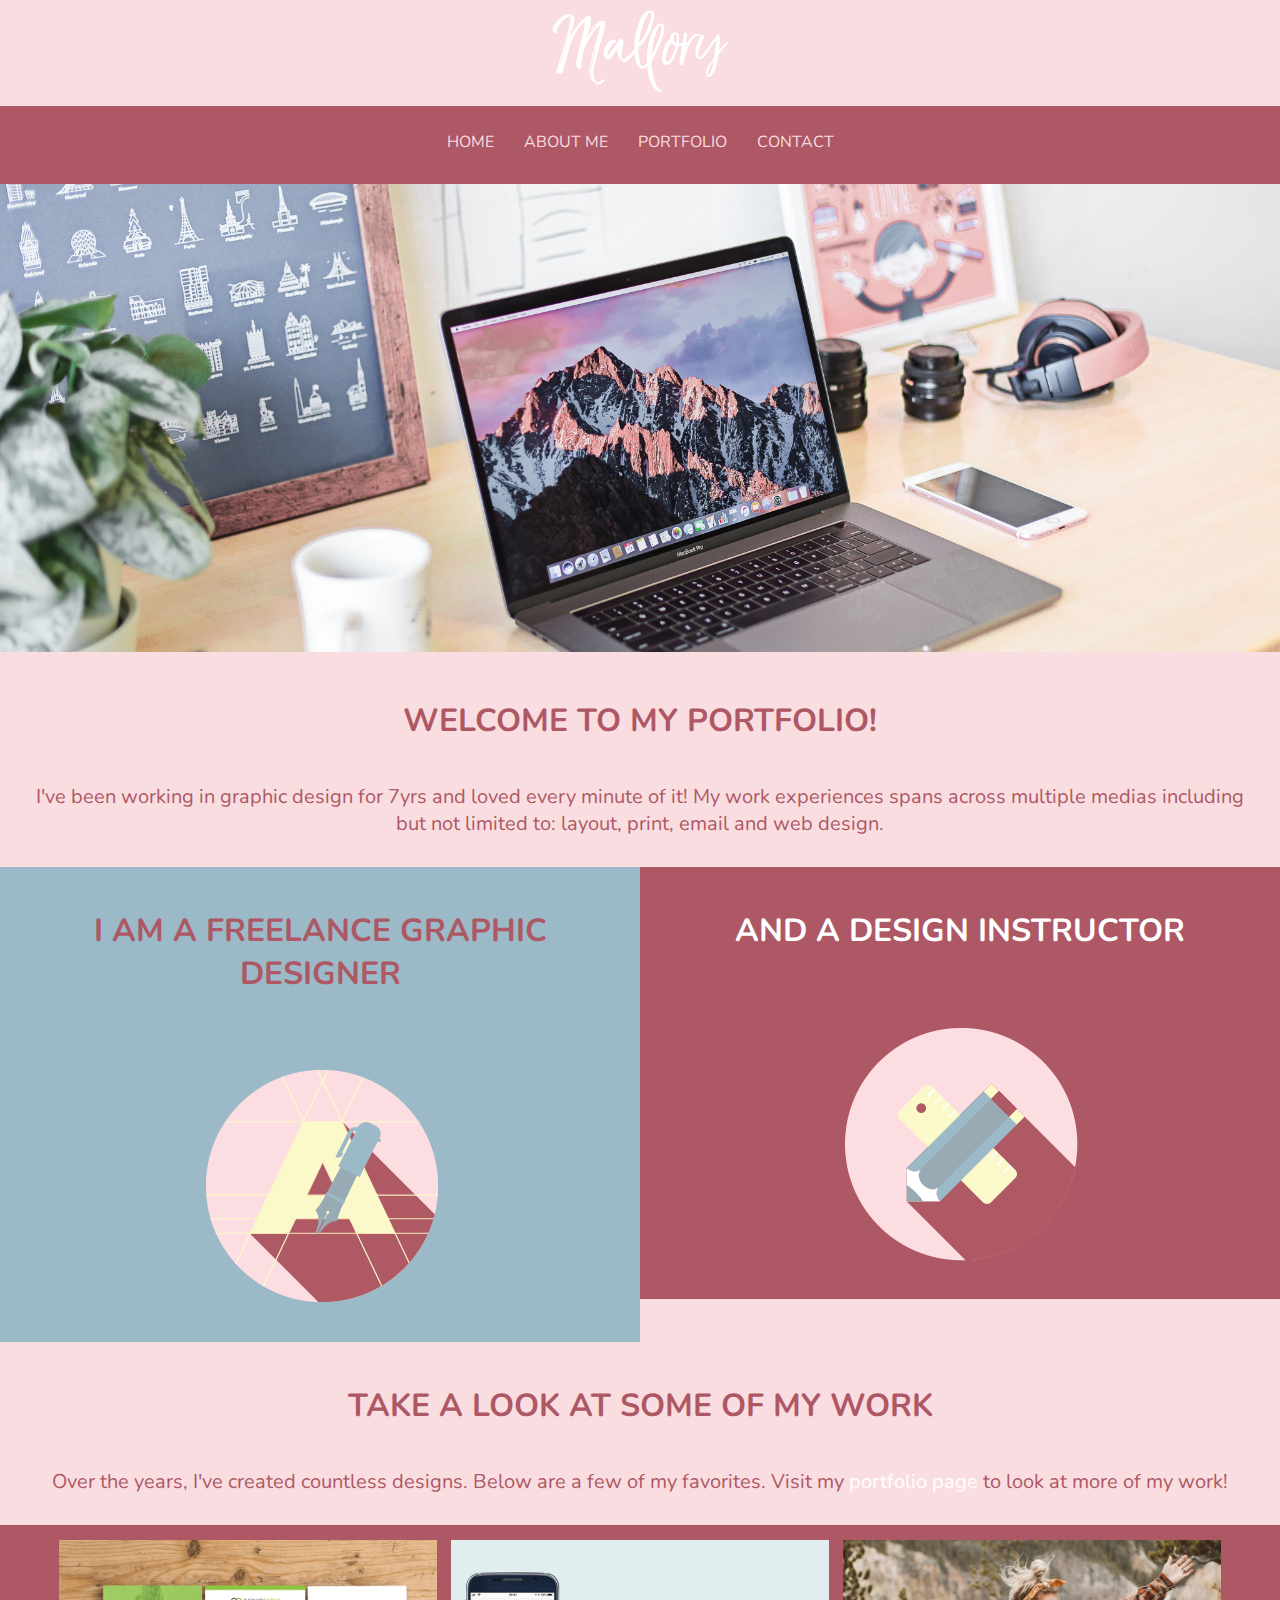
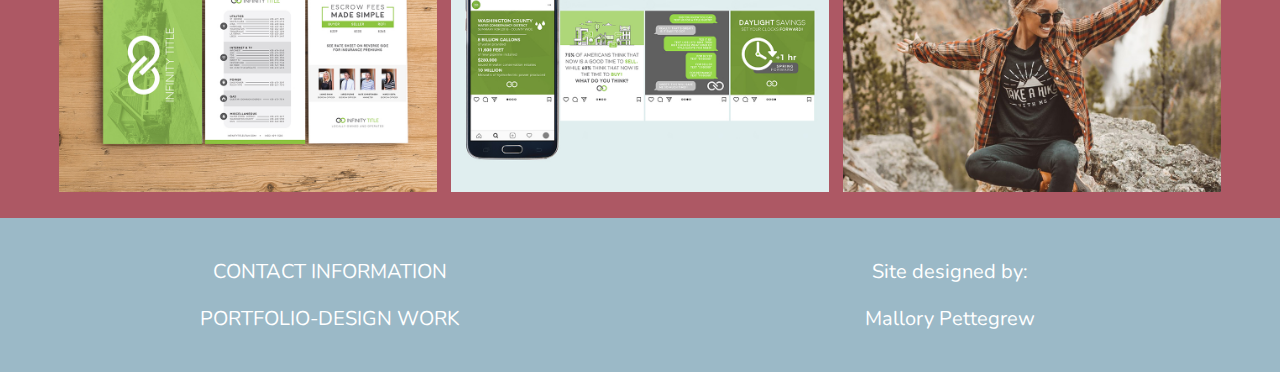
<file: index.html>
<!DOCTYPE html>
<html>
<head>
    <title>Mallory's Design Portfolio</title>
    <meta charset="UTF-8">
    <meta name="description" content="Beautiful graphic designs">
    <meta name="keywords" content="graphic, design, freelance, photography">
    <link rel="stylesheet" type="text/css" href="css/stylesheet.css">
    <link href="https://fonts.googleapis.com/css?family=Nunito&display=swap" rel="stylesheet">
    <meta name="viewport" content="width=device-width, initial-scale=1.0">
</head>
<body>
    <img src="img/mallory-01.png" alt="logo">
    <nav>
    <ul>
        <li><a href="contact.html">CONTACT</a></li>
        <li><a href="portfolio.html">PORTFOLIO</a></li>
        <li><a href="about.html">ABOUT ME</a></li>
        <li><a href="index.html">HOME</a></li>
        </ul>
    </nav>
    <img src="img/header.png" alt="header" style="max-width:100%">
    <h1>WELCOME TO MY PORTFOLIO!</h1>
    <p id="intro">I've been working in graphic design for 7yrs and loved every minute of it! My work experiences spans across multiple medias including but not limited to: layout, print, email and web design.</p>
    <div class="row">
        <div class="column">
            <h1>I AM A FREELANCE GRAPHIC DESIGNER</h1>
            <img src="img/columnicons-02.png" style="max-width:300px">
        </div>
        
        <div class="column2">
            <h1 class="header1">AND A DESIGN INSTRUCTOR</h1>
            <img src="img/columnicons-01.png" style="max-width:300px">
        </div>
    </div>
    <h1>TAKE A LOOK AT SOME OF MY WORK</h1>
    <p id="intro2">Over the years, I've created countless designs. Below are a few of my favorites. Visit my <a href="portfolio.html">portfolio page</a> to look at more of my work!</p>
    <div id="container">

        <div class="gallery">
        <a href="img/portfolio-1.jpg" target="_blank"><img src="img/portfolio-1.jpg" alt="portfolio" width="900px" height="600px"></a></div>

        <div class="gallery">
        <a href="img/portfolio-2.jpg" target="_blank"><img src="img/portfolio-2.jpg" alt="portfolio" width="900px" height="600px"></a></div>

        <div class="gallery">
        <a href="img/portfolio-3.jpg" target="_blank"><img src="img/portfolio-3.jpg" alt="portfolio" width="900px" height="600px"></a></div>  

    </div>
    <footer>
        <div class="row">
        <div class="column">
        <p>CONTACT INFORMATION</p>
        <p><a href="portfolio.html">PORTFOLIO-DESIGN WORK</a></p>
        </div>
        <div class="column">
        <p>Site designed by:</p> 
        <p>Mallory Pettegrew</p>
        </div>
        </div>
    </footer>    
</body>
</html>
</file>
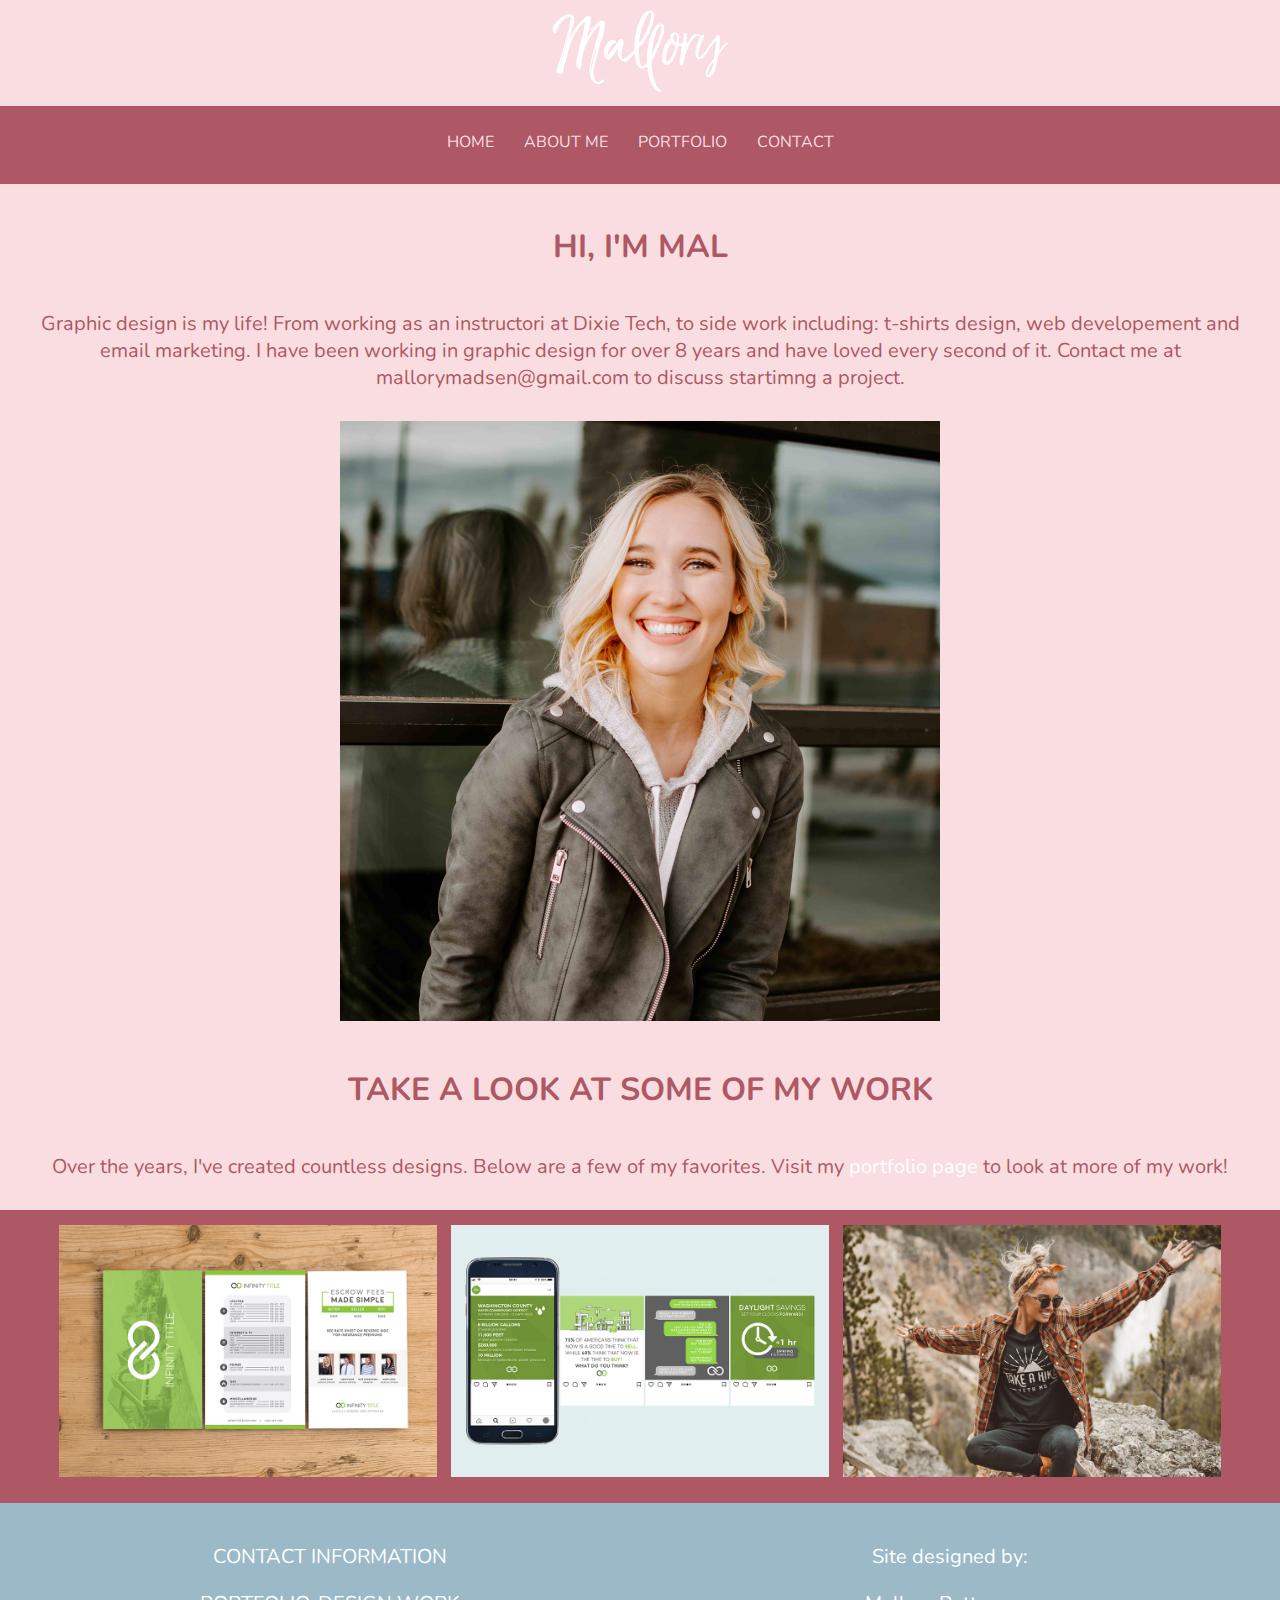
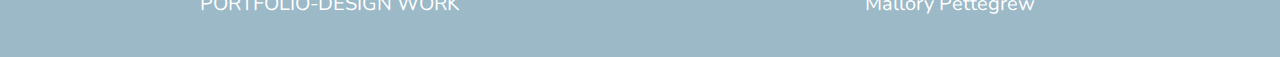
<file: about.html>
<!DOCTYPE html>
<html>
<head>
    <title>Mallory's Design Portfolio</title>
    <meta charset="UTF-8">
    <meta name="description" content="Beautiful graphic designs">
    <meta name="keywords" content="graphic, design, freelance, photography">
    <link rel="stylesheet" type="text/css" href="css/stylesheet.css">
    <link href="https://fonts.googleapis.com/css?family=Nunito&display=swap" rel="stylesheet">
    <meta name="viewport" content="width=device-width, initial-scale=1.0">
</head>
<body>
    <img src="img/mallory-01.png" alt="logo">
    <nav>
    <ul>
        <li><a href="contact.html">CONTACT</a></li>
        <li><a href="portfolio.html">PORTFOLIO</a></li>
        <li><a href="about.html">ABOUT ME</a></li>
        <li><a href="index.html">HOME</a></li>
        </ul>
    </nav>

    <h1>HI, I'M MAL</h1>
<p id="intro">Graphic design is my life! From working as an instructori at Dixie Tech, to side work including: t-shirts design, web developement and email marketing. I have been working in graphic design for over 8 years and have loved every second of it. Contact me at mallorymadsen@gmail.com to discuss startimng a project.</p>
<img id="aboutpic" src="img/aboutpic.jpg" alt="aboutme" width="100%">

    <h1>TAKE A LOOK AT SOME OF MY WORK</h1>
    <p id="intro2">Over the years, I've created countless designs. Below are a few of my favorites. Visit my <a href="portfolio.html">portfolio page</a> to look at more of my work!</p>

    <div id="container">

        <div class="gallery">
        <a href="img/portfolio-1.jpg" target="_blank"><img src="img/portfolio-1.jpg" alt="portfolio" width="900px" height="600px"></a></div>

        <div class="gallery">
        <a href="img/portfolio-2.jpg" target="_blank"><img src="img/portfolio-2.jpg" alt="portfolio" width="900px" height="600px"></a></div>

        <div class="gallery">
        <a href="img/portfolio-3.jpg" target="_blank"><img src="img/portfolio-3.jpg" alt="portfolio" width="900px" height="600px"></a></div>  

    </div>
    <footer>
        <div class="row">
        <div class="column">
        <p>CONTACT INFORMATION</p>
        <p><a href="portfolio.html">PORTFOLIO-DESIGN WORK</a></p>
        </div>
        <div class="column">
        <p>Site designed by:</p> 
        <p>Mallory Pettegrew</p>
        </div>
        </div>
    </footer>    
</body>
</html>
</file>
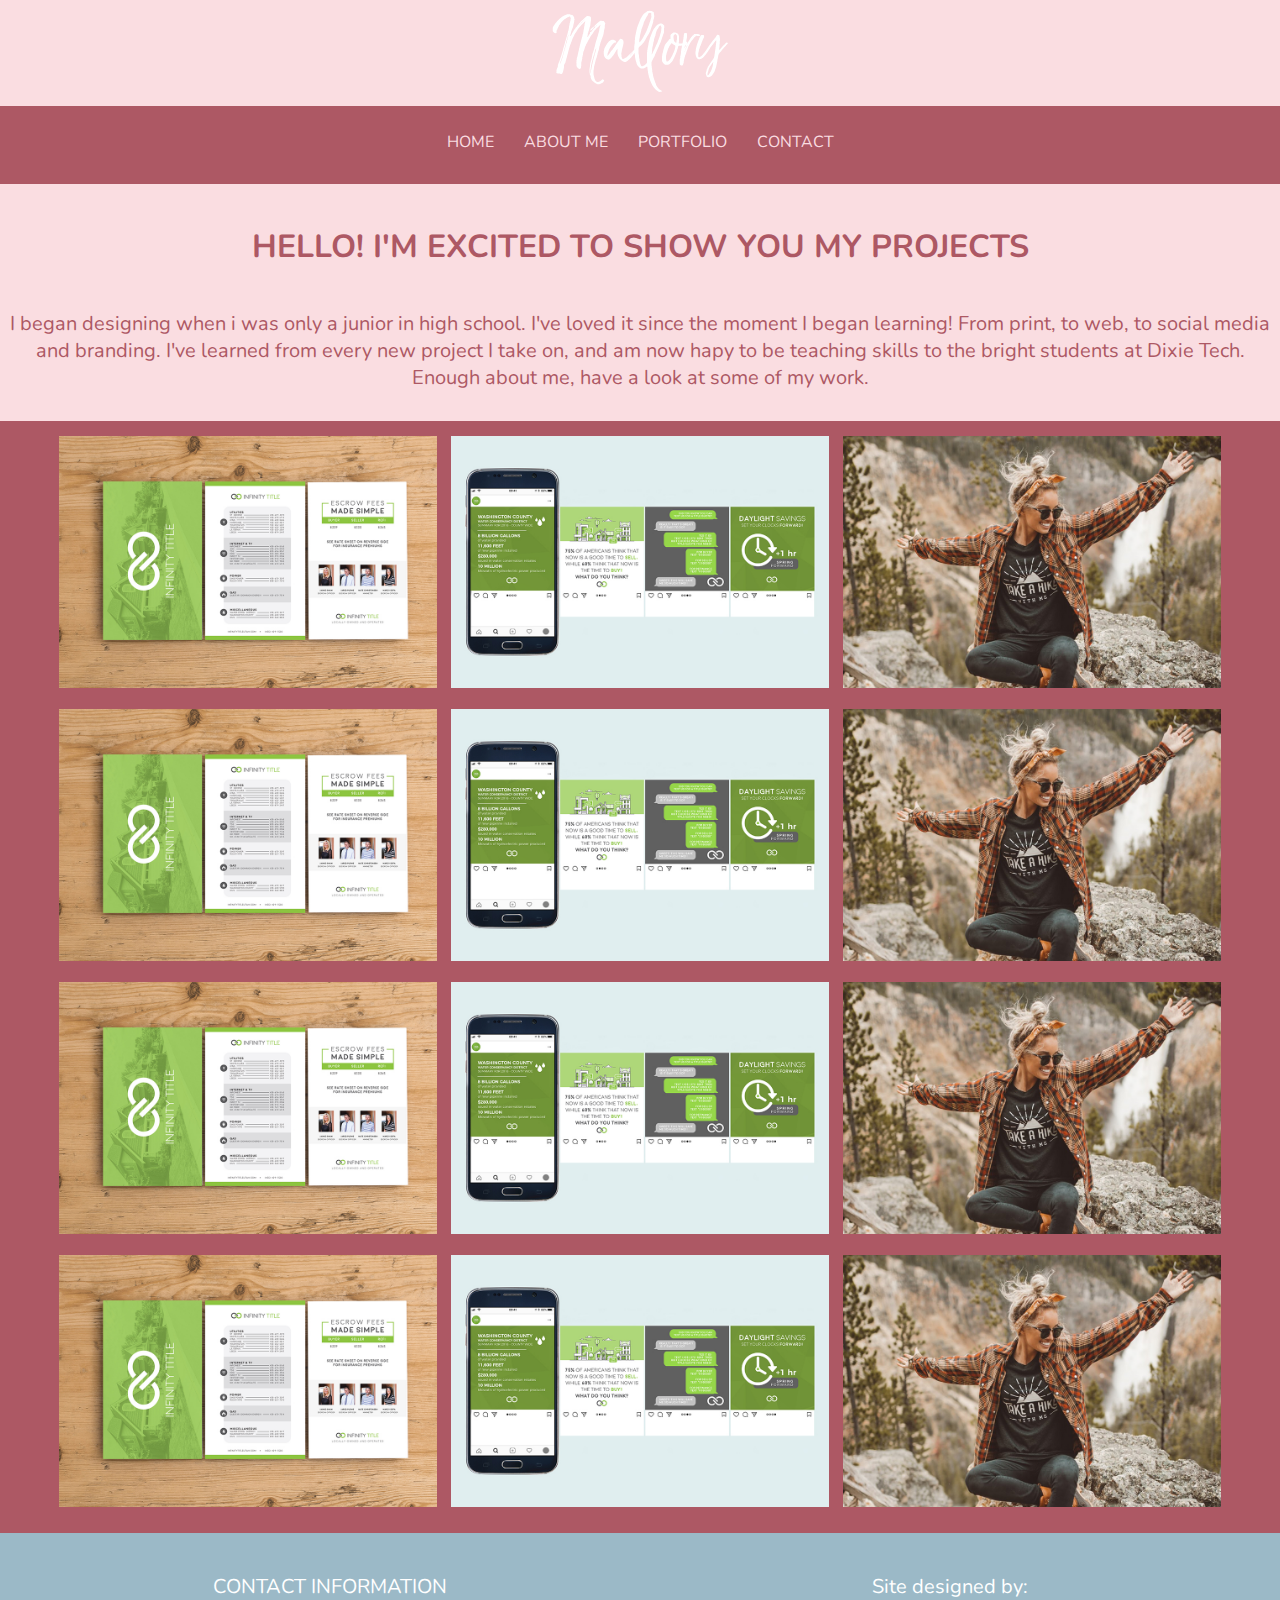
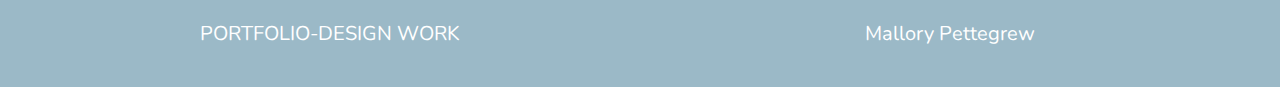
<file: portfolio.html>
<!DOCTYPE html>
<html>
<head>
    <title>Mallory's Design Portfolio</title>
    <meta charset="UTF-8">
    <meta name="description" content="Beautiful graphic designs">
    <meta name="keywords" content="graphic, design, freelance, photography">
    <link rel="stylesheet" type="text/css" href="css/stylesheet.css">
    <link href="https://fonts.googleapis.com/css?family=Nunito&display=swap" rel="stylesheet">
    <meta name="viewport" content="width=device-width, initial-scale=1.0">
</head>
<body>
    <img src="img/mallory-01.png" alt="logo">
    <nav>
    <ul>
        <li><a href="contact.html">CONTACT</a></li>
        <li><a href="portfolio.html">PORTFOLIO</a></li>
        <li><a href="about.html">ABOUT ME</a></li>
        <li><a href="index.html">HOME</a></li>
        </ul>
    </nav>

    <h1>HELLO! I'M EXCITED TO SHOW YOU MY PROJECTS</h1>
    <p id="intro2">I began designing when i was only a junior in high school. I've loved it since the moment I began learning! From print, to web, to social media and branding. I've learned from every new project I take on, and am now hapy to be teaching skills to the bright students at Dixie Tech. Enough about me, have a look at some of my work.</p>

    <div id="container">

        <div class="gallery">
        <a href="img/portfolio-1.jpg" target="_blank"><img src="img/portfolio-1.jpg" alt="portfolio" width="900px" height="600px"></a></div>

        <div class="gallery">
        <a href="img/portfolio-2.jpg" target="_blank"><img src="img/portfolio-2.jpg" alt="portfolio" width="900px" height="600px"></a></div>

        <div class="gallery">
        <a href="img/portfolio-3.jpg" target="_blank"><img src="img/portfolio-3.jpg" alt="portfolio" width="900px" height="600px"></a></div>  

        <div class="gallery">
        <a href="img/portfolio-1.jpg" target="_blank"><img src="img/portfolio-1.jpg" alt="portfolio" width="900px" height="600px"></a></div>

        <div class="gallery">
        <a href="img/portfolio-2.jpg" target="_blank"><img src="img/portfolio-2.jpg" alt="portfolio" width="900px" height="600px"></a></div>

        <div class="gallery">
        <a href="img/portfolio-3.jpg" target="_blank"><img src="img/portfolio-3.jpg" alt="portfolio" width="900px" height="600px"></a></div> 

        <div class="gallery">
        <a href="img/portfolio-1.jpg" target="_blank"><img src="img/portfolio-1.jpg" alt="portfolio" width="900px" height="600px"></a></div>

        <div class="gallery">
        <a href="img/portfolio-2.jpg" target="_blank"><img src="img/portfolio-2.jpg" alt="portfolio" width="900px" height="600px"></a></div>

        <div class="gallery">
        <a href="img/portfolio-3.jpg" target="_blank"><img src="img/portfolio-3.jpg" alt="portfolio" width="900px" height="600px"></a></div> 

        <div class="gallery">
        <a href="img/portfolio-1.jpg" target="_blank"><img src="img/portfolio-1.jpg" alt="portfolio" width="900px" height="600px"></a></div>

        <div class="gallery">
        <a href="img/portfolio-2.jpg" target="_blank"><img src="img/portfolio-2.jpg" alt="portfolio" width="900px" height="600px"></a></div>

        <div class="gallery">
        <a href="img/portfolio-3.jpg" target="_blank"><img src="img/portfolio-3.jpg" alt="portfolio" width="900px" height="600px"></a></div> 

    </div>
    <footer>
        <div class="row">
        <div class="column">
        <p>CONTACT INFORMATION</p>
        <p><a href="portfolio.html">PORTFOLIO-DESIGN WORK</a></p>
        </div>
        <div class="column">
        <p>Site designed by:</p> 
        <p>Mallory Pettegrew</p>
        </div>
        </div>
    </footer>    
</body>
</html>
</file>
<file: css/stylesheet.css>
body{
	background-color:#fadde1;
	margin:0 auto;
	padding:0;
	text-align:center;
	color:#ffffff;
	font-family:"Nunito", sans-serif;
}

h1{
	color:#ad5864;
	padding:20px;
}

p{
	font-size:125%;
}

nav{
	background-color:#ad5864;
}

ul{
	display:inline-block;
	list-style-type:none;
	margin: 0 auto;
	padding: 10px;
	width:auto;
}

li{
	float:right;
}

li a{
	display:block;
	color:#fadde1;
	text-align:center;
	padding:15px;
	text-decoration:none;
}

li a:hover{
	background-color:#9bb9c7;
}

p#intro{
	color:#ad5864;
	padding: 0px 30px 10px 30px;
}

p#intro2{
	color:#ad5864;
	padding: 0px 10px 10px 10px;
}

#intro2 a{text-decoration:none;}

p a{color:#ffffff;}

.column{
	background-color:#9bb9c7;
	float:left;
	width:50%;
}

p.column{
	font-size:75%;
}

.column2{
	background-color:#ad5864;
	float:left;
	width:50%;
}
.row:after{
	content:"";
	display:table;
	clear:both;
}

.header1{
	color:#ffffff;
}

#container{
	background-color:#ad5864;
	padding:10px;
}

div.gallery{
	display:inline-block;
	padding:5px;
	padding-bottom:10px;
	margin:auto;
	width: 30%;
}

div.gallery:hover{
	opacity:0.5;
}

div.gallery img{
	width:100%;
	height:auto;
}

footer{
	display:block;
	background-color:#9bb9c7;
	padding:20px;
}

.contact-column{
	background-color: #9bb9c7;
	float:left;
	width:50%;
}

.contact-column2{
	background-color: #ad5864;
	float:left;
	width:50%;
}

p.contact-column{
	font-size: 125%;
}

p.contact-column2{
	font-size: 125%;
}

#aboutpic{
	width:100%;
	max-width:600px;
}

footer p a{text-decoration:none;}

@media screen and (max-width:600px){
	.column{
		width:100%;
	}
	.column2{
		width:100%;}

	.contact-column{
	width:100%;}	

	.contact-column2{
	width:100%;	
}
</file>
